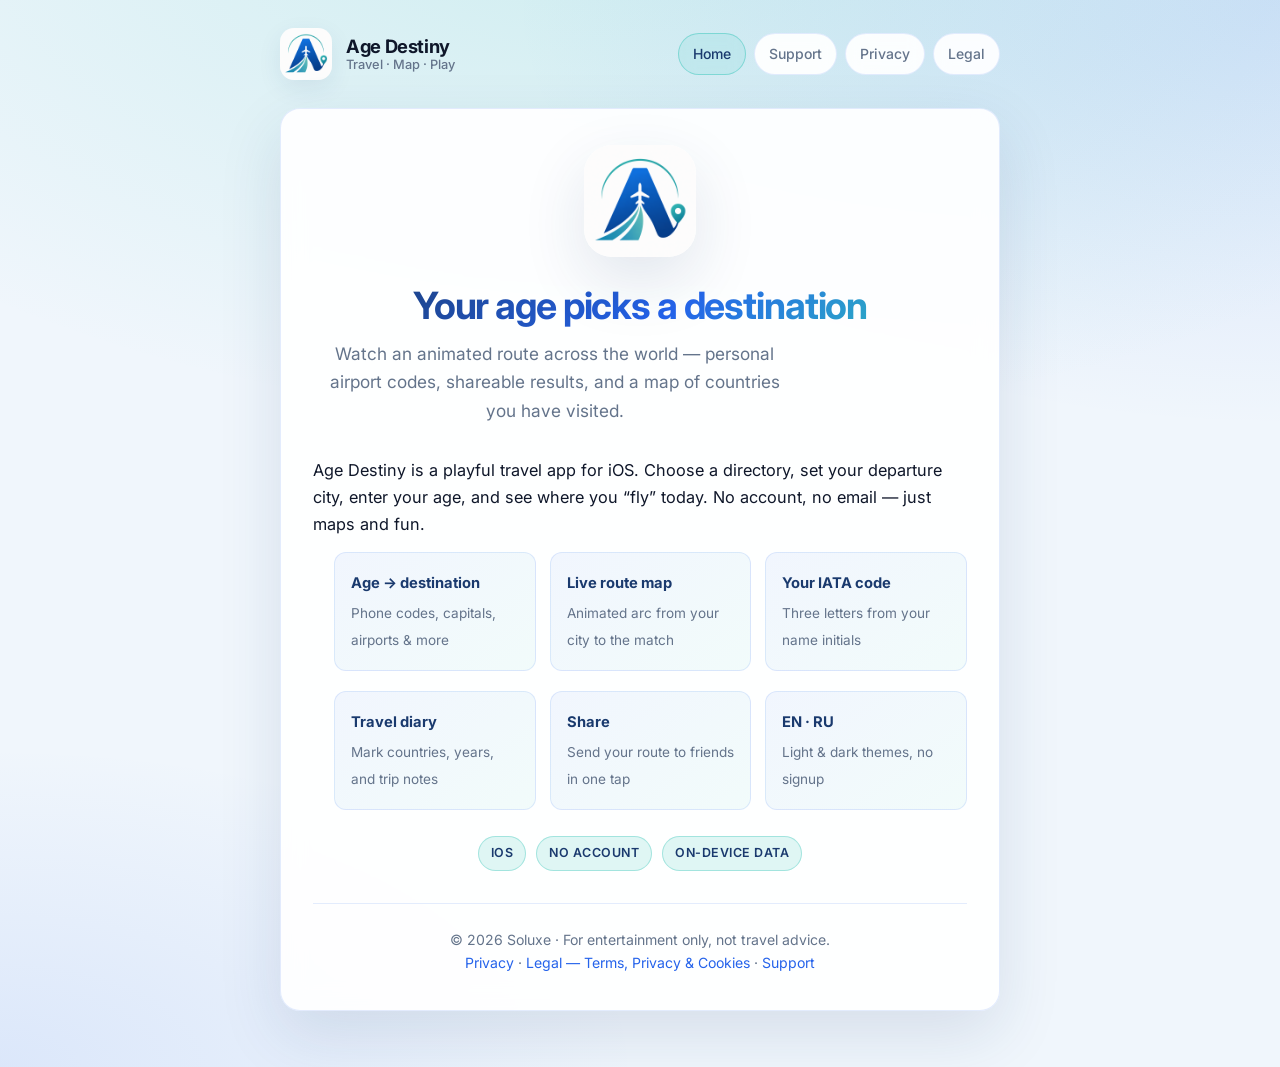
<file: index.html>
<!DOCTYPE html>
<html lang="en">
<head>
  <meta charset="utf-8">
  <meta name="viewport" content="width=device-width, initial-scale=1">
  <title>Age Destiny — Your age, your route</title>
  <meta name="description" content="Age Destiny turns your age into a playful flight across the world. Interactive maps, personal airport codes, and a travel diary — no signup required.">
  <link rel="icon" href="logo.png" type="image/png">
  <link rel="stylesheet" href="site.css">
</head>
<body>
  <div class="wrap">
    <header class="site-header">
      <a class="brand" href="index.html">
        <img src="logo.png" width="52" height="52" alt="Age Destiny">
        <span class="brand-text">
          <span class="brand-name">Age Destiny</span>
          <span class="brand-sub">Travel · Map · Play</span>
        </span>
      </a>
      <nav class="nav" aria-label="Site">
        <a href="index.html" class="active">Home</a>
        <a href="support.html">Support</a>
        <a href="privacy.html">Privacy</a>
        <a href="legal.html">Legal</a>
      </nav>
    </header>

    <article class="card">
      <div class="hero">
        <img class="hero-logo" src="logo.png" width="112" height="112" alt="">
        <h1>Your age picks a destination</h1>
        <p class="tagline">Watch an animated route across the world — personal airport codes, shareable results, and a map of countries you have visited.</p>
      </div>

      <p class="intro-text">
        Age Destiny is a playful travel app for iOS. Choose a directory, set your departure city,
        enter your age, and see where you &ldquo;fly&rdquo; today. No account, no email — just maps and fun.
      </p>

      <ul class="features">
        <li class="feature">
          <strong>Age → destination</strong>
          <span>Phone codes, capitals, airports &amp; more</span>
        </li>
        <li class="feature">
          <strong>Live route map</strong>
          <span>Animated arc from your city to the match</span>
        </li>
        <li class="feature">
          <strong>Your IATA code</strong>
          <span>Three letters from your name initials</span>
        </li>
        <li class="feature">
          <strong>Travel diary</strong>
          <span>Mark countries, years, and trip notes</span>
        </li>
        <li class="feature">
          <strong>Share</strong>
          <span>Send your route to friends in one tap</span>
        </li>
        <li class="feature">
          <strong>EN · RU</strong>
          <span>Light &amp; dark themes, no signup</span>
        </li>
      </ul>

      <div class="badge-row">
        <span class="badge">iOS</span>
        <span class="badge">No account</span>
        <span class="badge">On-device data</span>
      </div>

      <footer class="site-footer">
        <p>© 2026 Soluxe · For entertainment only, not travel advice.</p>
        <p><a href="privacy.html">Privacy</a> · <a href="legal.html">Legal — Terms, Privacy &amp; Cookies</a> · <a href="support.html">Support</a></p>
      </footer>
    </article>
  </div>
</body>
</html>
</file>
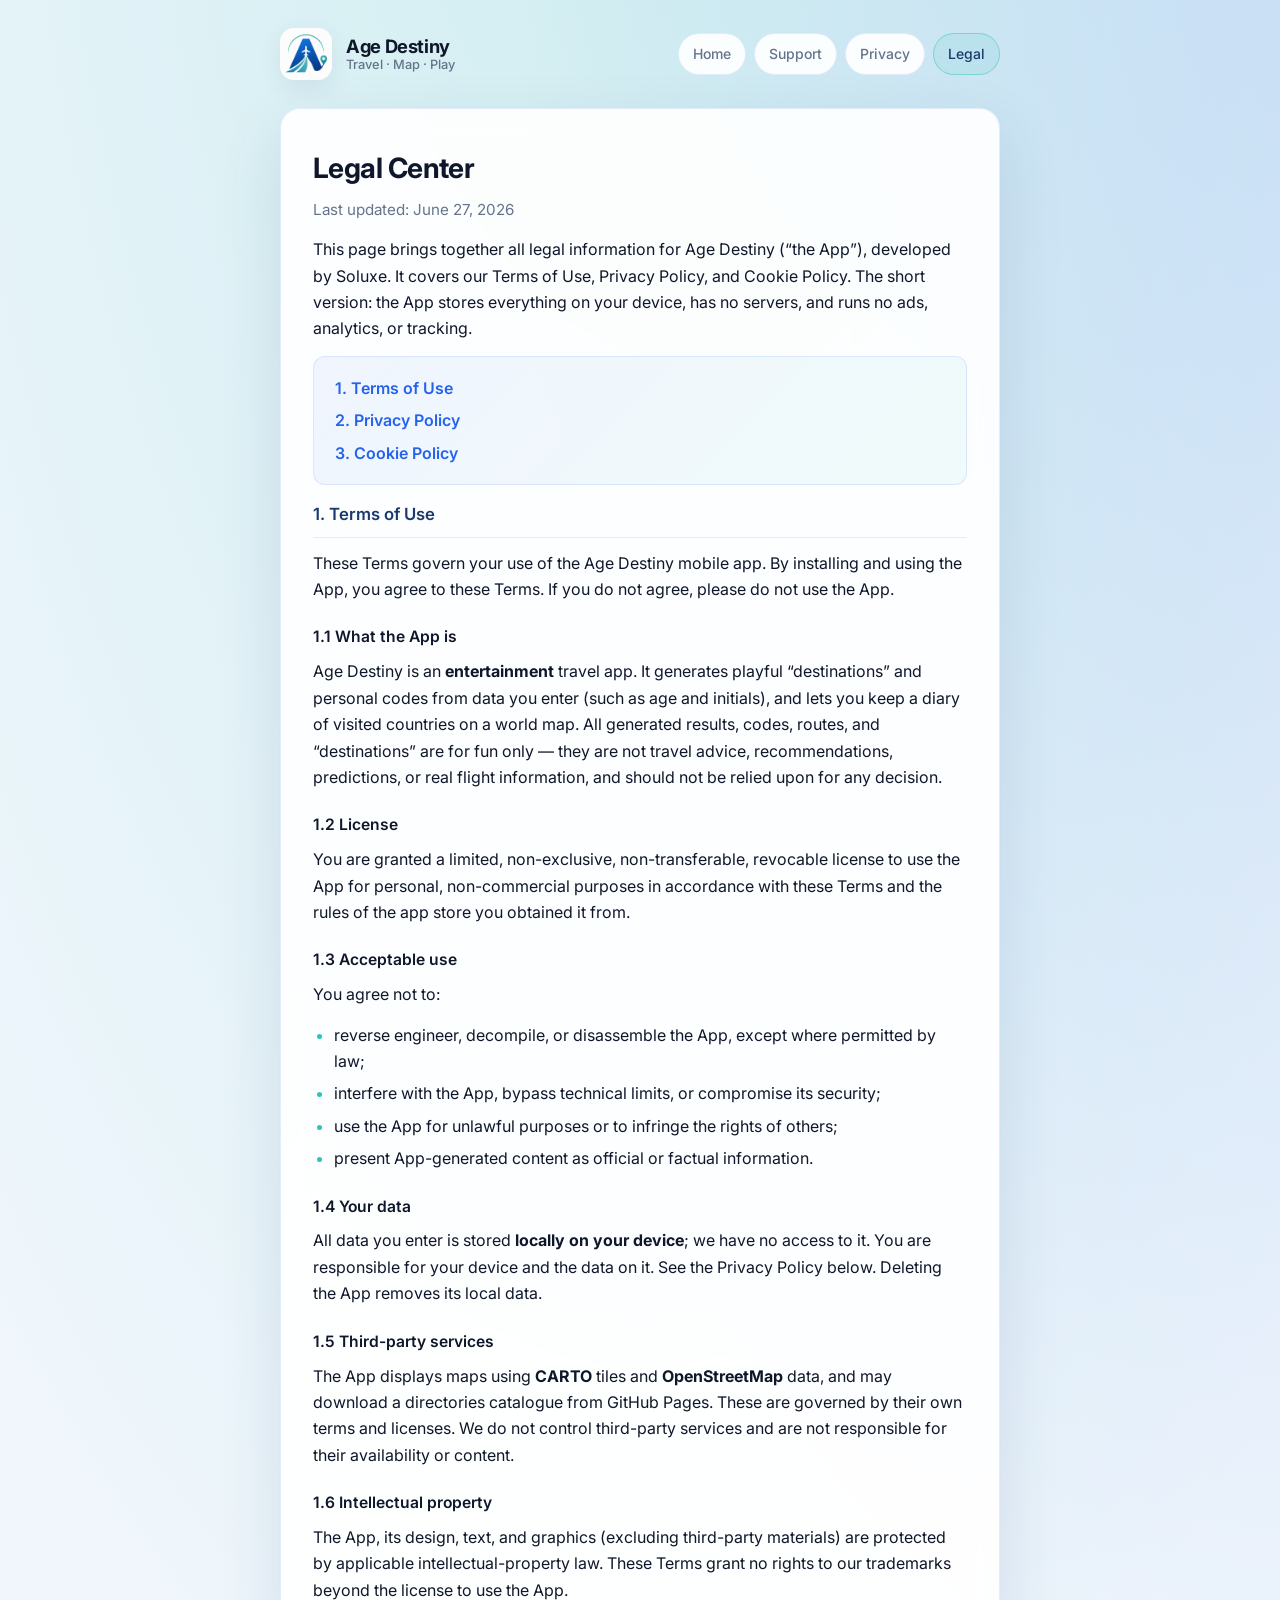
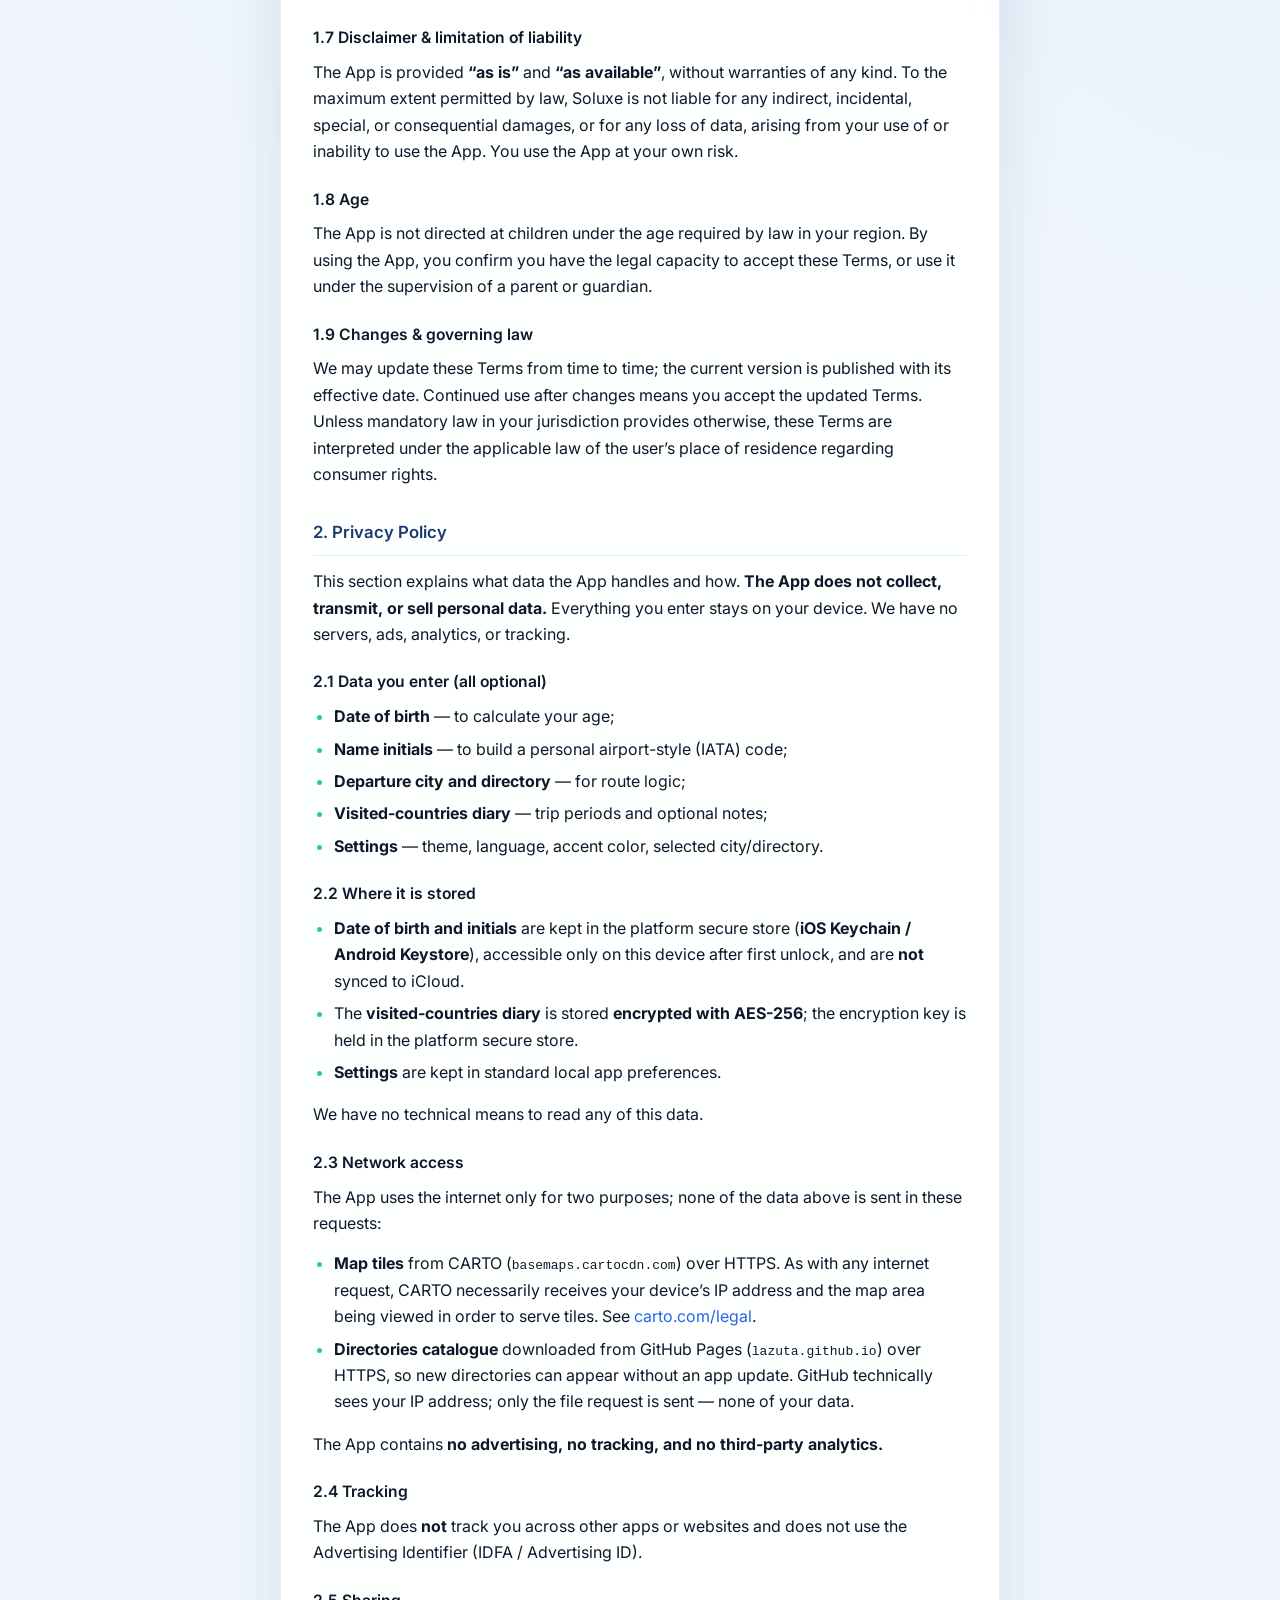
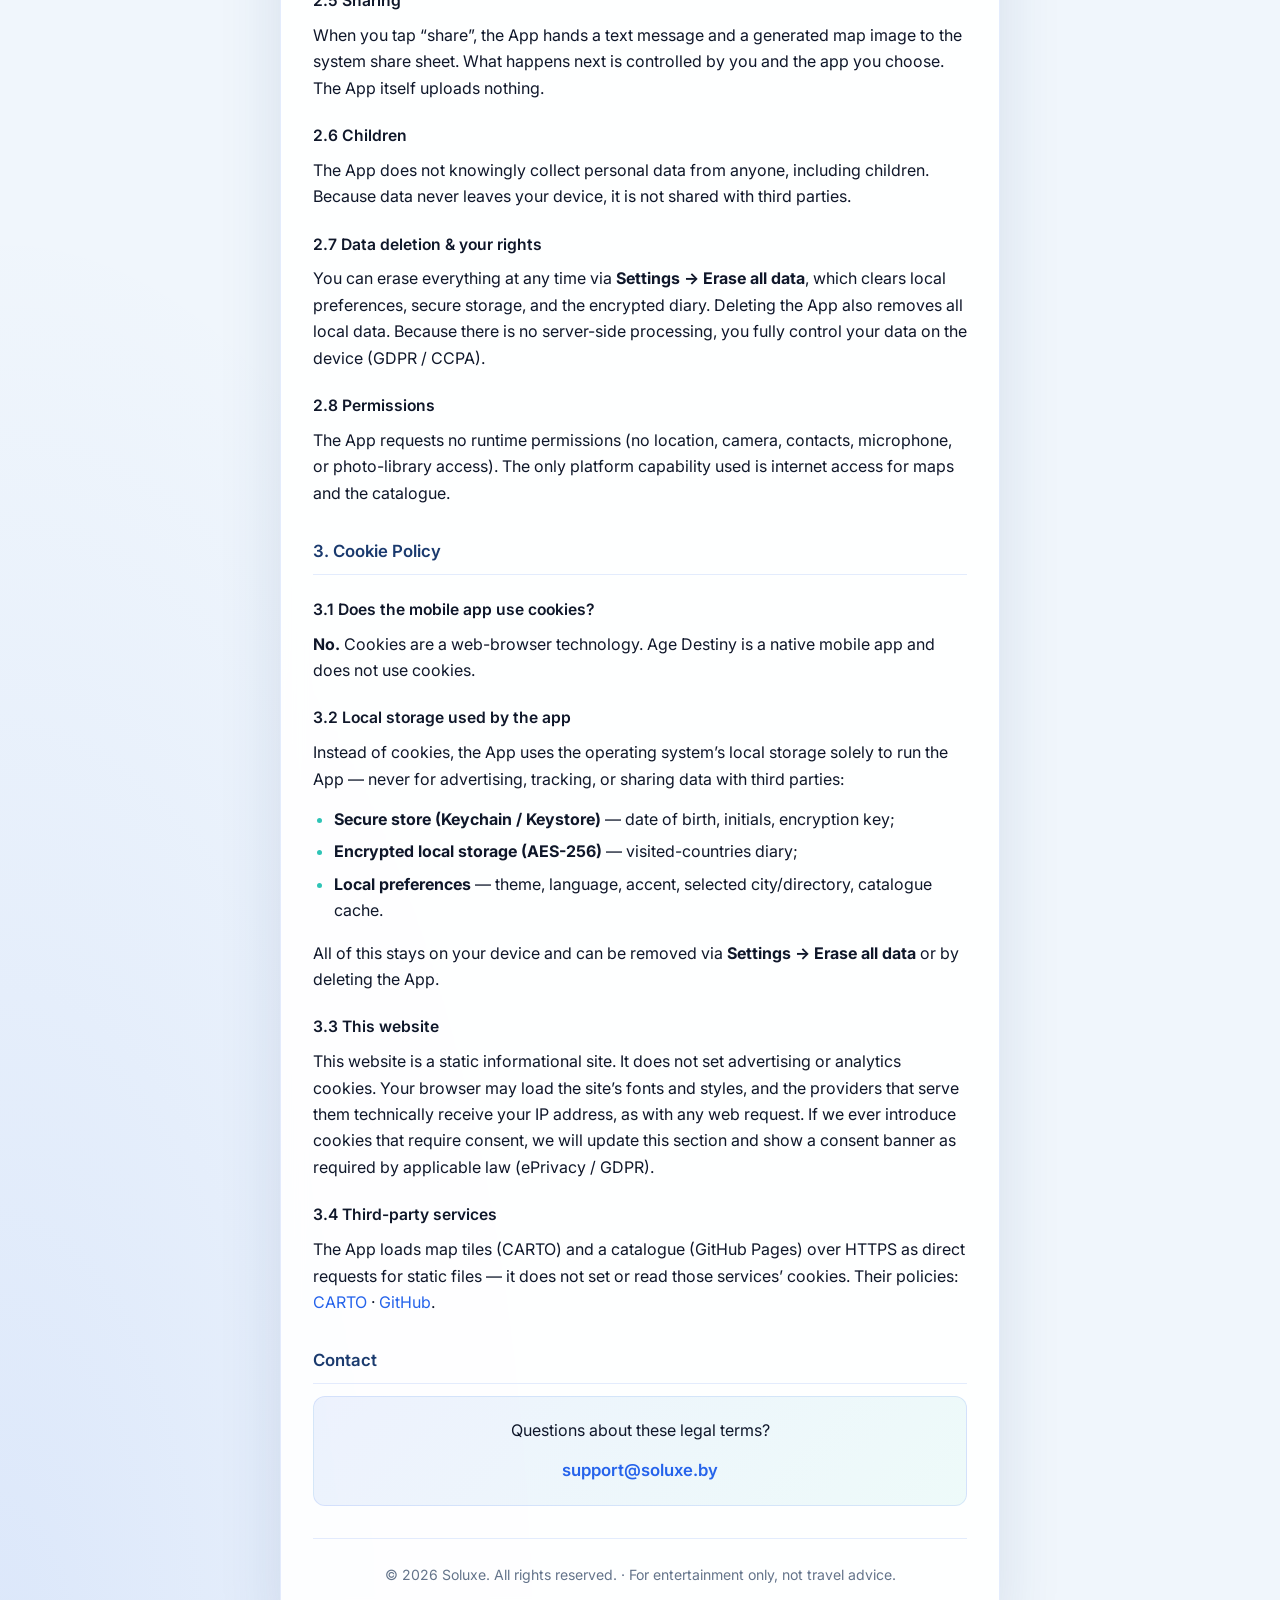
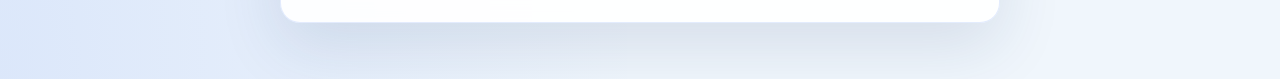
<file: legal.html>
<!DOCTYPE html>
<html lang="en">
<head>
  <meta charset="utf-8">
  <meta name="viewport" content="width=device-width, initial-scale=1">
  <title>Legal — Age Destiny</title>
  <meta name="description" content="Age Destiny legal center: Terms of Use, Privacy Policy, and Cookie Policy in one place.">
  <link rel="icon" href="logo.png" type="image/png">
  <link rel="stylesheet" href="site.css">
</head>
<body>
  <div class="wrap">
    <header class="site-header">
      <a class="brand" href="index.html">
        <img src="logo.png" width="52" height="52" alt="Age Destiny">
        <span class="brand-text">
          <span class="brand-name">Age Destiny</span>
          <span class="brand-sub">Travel · Map · Play</span>
        </span>
      </a>
      <nav class="nav" aria-label="Site">
        <a href="index.html">Home</a>
        <a href="support.html">Support</a>
        <a href="privacy.html">Privacy</a>
        <a href="legal.html" class="active">Legal</a>
      </nav>
    </header>

    <article class="card">
      <h1 class="page-title">Legal Center</h1>
      <p class="page-meta">Last updated: June 27, 2026</p>

      <p>
        This page brings together all legal information for Age Destiny (&ldquo;the App&rdquo;),
        developed by Soluxe. It covers our Terms of Use, Privacy Policy, and Cookie Policy.
        The short version: the App stores everything on your device, has no servers, and runs
        no ads, analytics, or tracking.
      </p>

      <ul class="legal-toc">
        <li><a href="#terms">1. Terms of Use</a></li>
        <li><a href="#privacy">2. Privacy Policy</a></li>
        <li><a href="#cookies">3. Cookie Policy</a></li>
      </ul>

      <!-- ============================ TERMS ============================ -->
      <h2 id="terms">1. Terms of Use</h2>
      <p>
        These Terms govern your use of the Age Destiny mobile app. By installing and using the
        App, you agree to these Terms. If you do not agree, please do not use the App.
      </p>

      <h3>1.1 What the App is</h3>
      <p>
        Age Destiny is an <strong>entertainment</strong> travel app. It generates playful
        &ldquo;destinations&rdquo; and personal codes from data you enter (such as age and
        initials), and lets you keep a diary of visited countries on a world map. All generated
        results, codes, routes, and &ldquo;destinations&rdquo; are for fun only — they are not
        travel advice, recommendations, predictions, or real flight information, and should not
        be relied upon for any decision.
      </p>

      <h3>1.2 License</h3>
      <p>
        You are granted a limited, non-exclusive, non-transferable, revocable license to use the
        App for personal, non-commercial purposes in accordance with these Terms and the rules of
        the app store you obtained it from.
      </p>

      <h3>1.3 Acceptable use</h3>
      <p>You agree not to:</p>
      <ul>
        <li>reverse engineer, decompile, or disassemble the App, except where permitted by law;</li>
        <li>interfere with the App, bypass technical limits, or compromise its security;</li>
        <li>use the App for unlawful purposes or to infringe the rights of others;</li>
        <li>present App-generated content as official or factual information.</li>
      </ul>

      <h3>1.4 Your data</h3>
      <p>
        All data you enter is stored <strong>locally on your device</strong>; we have no access
        to it. You are responsible for your device and the data on it. See the Privacy Policy
        below. Deleting the App removes its local data.
      </p>

      <h3>1.5 Third-party services</h3>
      <p>
        The App displays maps using <strong>CARTO</strong> tiles and <strong>OpenStreetMap</strong>
        data, and may download a directories catalogue from GitHub Pages. These are governed by
        their own terms and licenses. We do not control third-party services and are not
        responsible for their availability or content.
      </p>

      <h3>1.6 Intellectual property</h3>
      <p>
        The App, its design, text, and graphics (excluding third-party materials) are protected by
        applicable intellectual-property law. These Terms grant no rights to our trademarks beyond
        the license to use the App.
      </p>

      <h3>1.7 Disclaimer &amp; limitation of liability</h3>
      <p>
        The App is provided <strong>&ldquo;as is&rdquo;</strong> and <strong>&ldquo;as
        available&rdquo;</strong>, without warranties of any kind. To the maximum extent permitted
        by law, Soluxe is not liable for any indirect, incidental, special, or consequential
        damages, or for any loss of data, arising from your use of or inability to use the App.
        You use the App at your own risk.
      </p>

      <h3>1.8 Age</h3>
      <p>
        The App is not directed at children under the age required by law in your region. By using
        the App, you confirm you have the legal capacity to accept these Terms, or use it under the
        supervision of a parent or guardian.
      </p>

      <h3>1.9 Changes &amp; governing law</h3>
      <p>
        We may update these Terms from time to time; the current version is published with its
        effective date. Continued use after changes means you accept the updated Terms. Unless
        mandatory law in your jurisdiction provides otherwise, these Terms are interpreted under
        the applicable law of the user&rsquo;s place of residence regarding consumer rights.
      </p>

      <!-- ============================ PRIVACY ============================ -->
      <h2 id="privacy">2. Privacy Policy</h2>
      <p>
        This section explains what data the App handles and how. <strong>The App does not collect,
        transmit, or sell personal data.</strong> Everything you enter stays on your device. We
        have no servers, ads, analytics, or tracking.
      </p>

      <h3>2.1 Data you enter (all optional)</h3>
      <ul>
        <li><strong>Date of birth</strong> — to calculate your age;</li>
        <li><strong>Name initials</strong> — to build a personal airport-style (IATA) code;</li>
        <li><strong>Departure city and directory</strong> — for route logic;</li>
        <li><strong>Visited-countries diary</strong> — trip periods and optional notes;</li>
        <li><strong>Settings</strong> — theme, language, accent color, selected city/directory.</li>
      </ul>

      <h3>2.2 Where it is stored</h3>
      <ul>
        <li>
          <strong>Date of birth and initials</strong> are kept in the platform secure store
          (<strong>iOS Keychain / Android Keystore</strong>), accessible only on this device after
          first unlock, and are <strong>not</strong> synced to iCloud.
        </li>
        <li>
          The <strong>visited-countries diary</strong> is stored <strong>encrypted with
          AES-256</strong>; the encryption key is held in the platform secure store.
        </li>
        <li>
          <strong>Settings</strong> are kept in standard local app preferences.
        </li>
      </ul>
      <p>We have no technical means to read any of this data.</p>

      <h3>2.3 Network access</h3>
      <p>The App uses the internet only for two purposes; none of the data above is sent in these requests:</p>
      <ul>
        <li>
          <strong>Map tiles</strong> from CARTO (<code>basemaps.cartocdn.com</code>) over HTTPS.
          As with any internet request, CARTO necessarily receives your device&rsquo;s IP address
          and the map area being viewed in order to serve tiles. See
          <a href="https://carto.com/legal/" rel="noopener">carto.com/legal</a>.
        </li>
        <li>
          <strong>Directories catalogue</strong> downloaded from GitHub Pages
          (<code>lazuta.github.io</code>) over HTTPS, so new directories can appear without an app
          update. GitHub technically sees your IP address; only the file request is sent — none of
          your data.
        </li>
      </ul>
      <p>The App contains <strong>no advertising, no tracking, and no third-party analytics.</strong></p>

      <h3>2.4 Tracking</h3>
      <p>
        The App does <strong>not</strong> track you across other apps or websites and does not use
        the Advertising Identifier (IDFA / Advertising ID).
      </p>

      <h3>2.5 Sharing</h3>
      <p>
        When you tap &ldquo;share&rdquo;, the App hands a text message and a generated map image to
        the system share sheet. What happens next is controlled by you and the app you choose. The
        App itself uploads nothing.
      </p>

      <h3>2.6 Children</h3>
      <p>
        The App does not knowingly collect personal data from anyone, including children. Because
        data never leaves your device, it is not shared with third parties.
      </p>

      <h3>2.7 Data deletion &amp; your rights</h3>
      <p>
        You can erase everything at any time via <strong>Settings → Erase all data</strong>, which
        clears local preferences, secure storage, and the encrypted diary. Deleting the App also
        removes all local data. Because there is no server-side processing, you fully control your
        data on the device (GDPR / CCPA).
      </p>

      <h3>2.8 Permissions</h3>
      <p>
        The App requests no runtime permissions (no location, camera, contacts, microphone, or
        photo-library access). The only platform capability used is internet access for maps and
        the catalogue.
      </p>

      <!-- ============================ COOKIES ============================ -->
      <h2 id="cookies">3. Cookie Policy</h2>

      <h3>3.1 Does the mobile app use cookies?</h3>
      <p>
        <strong>No.</strong> Cookies are a web-browser technology. Age Destiny is a native mobile
        app and does not use cookies.
      </p>

      <h3>3.2 Local storage used by the app</h3>
      <p>
        Instead of cookies, the App uses the operating system&rsquo;s local storage solely to run
        the App — never for advertising, tracking, or sharing data with third parties:
      </p>
      <ul>
        <li><strong>Secure store (Keychain / Keystore)</strong> — date of birth, initials, encryption key;</li>
        <li><strong>Encrypted local storage (AES-256)</strong> — visited-countries diary;</li>
        <li><strong>Local preferences</strong> — theme, language, accent, selected city/directory, catalogue cache.</li>
      </ul>
      <p>All of this stays on your device and can be removed via <strong>Settings → Erase all data</strong> or by deleting the App.</p>

      <h3>3.3 This website</h3>
      <p>
        This website is a static informational site. It does not set advertising or analytics
        cookies. Your browser may load the site&rsquo;s fonts and styles, and the providers that
        serve them technically receive your IP address, as with any web request. If we ever
        introduce cookies that require consent, we will update this section and show a consent
        banner as required by applicable law (ePrivacy / GDPR).
      </p>

      <h3>3.4 Third-party services</h3>
      <p>
        The App loads map tiles (CARTO) and a catalogue (GitHub Pages) over HTTPS as direct
        requests for static files — it does not set or read those services&rsquo; cookies. Their
        policies:
        <a href="https://carto.com/legal/" rel="noopener">CARTO</a> ·
        <a href="https://docs.github.com/site-policy/privacy-policies/github-privacy-statement" rel="noopener">GitHub</a>.
      </p>

      <!-- ============================ CONTACT ============================ -->
      <h2 id="contact">Contact</h2>
      <div class="contact-box">
        <p>Questions about these legal terms?</p>
        <a href="mailto:support@soluxe.by">support@soluxe.by</a>
      </div>

      <footer class="site-footer">
        <p>© 2026 Soluxe. All rights reserved. · For entertainment only, not travel advice.</p>
      </footer>
    </article>
  </div>
</body>
</html>
</file>
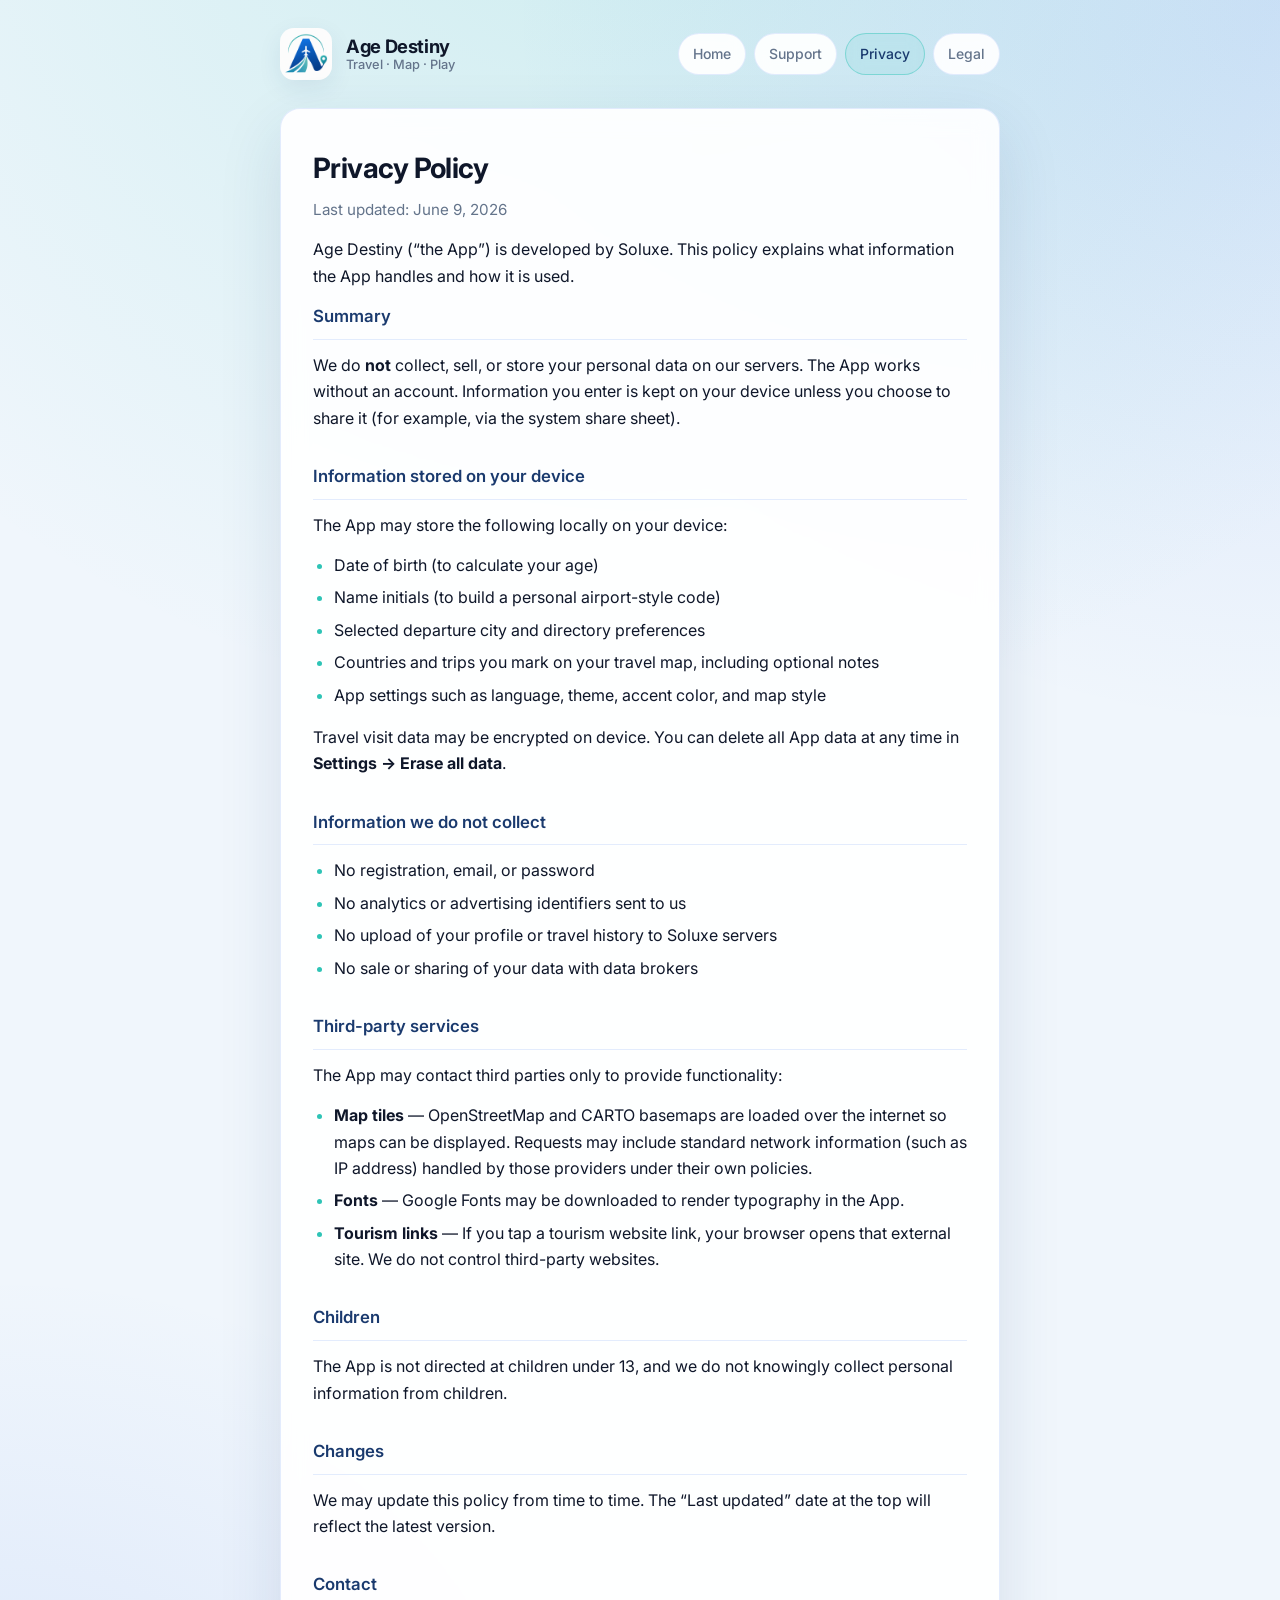
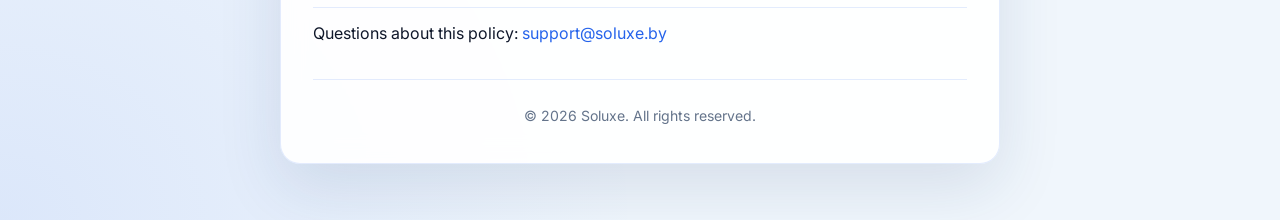
<file: privacy.html>
<!DOCTYPE html>
<html lang="en">
<head>
  <meta charset="utf-8">
  <meta name="viewport" content="width=device-width, initial-scale=1">
  <title>Privacy Policy — Age Destiny</title>
  <link rel="icon" href="logo.png" type="image/png">
  <link rel="stylesheet" href="site.css">
</head>
<body>
  <div class="wrap">
    <header class="site-header">
      <a class="brand" href="index.html">
        <img src="logo.png" width="52" height="52" alt="Age Destiny">
        <span class="brand-text">
          <span class="brand-name">Age Destiny</span>
          <span class="brand-sub">Travel · Map · Play</span>
        </span>
      </a>
      <nav class="nav" aria-label="Site">
        <a href="index.html">Home</a>
        <a href="support.html">Support</a>
        <a href="privacy.html" class="active">Privacy</a>
        <a href="legal.html">Legal</a>
      </nav>
    </header>

    <article class="card">
      <h1 class="page-title">Privacy Policy</h1>
      <p class="page-meta">Last updated: June 9, 2026</p>

      <p>
        Age Destiny (&ldquo;the App&rdquo;) is developed by Soluxe. This policy explains what
        information the App handles and how it is used.
      </p>

      <h2>Summary</h2>
      <p>
        We do <strong>not</strong> collect, sell, or store your personal data on our servers.
        The App works without an account. Information you enter is kept on your device unless
        you choose to share it (for example, via the system share sheet).
      </p>

      <h2>Information stored on your device</h2>
      <p>The App may store the following locally on your device:</p>
      <ul>
        <li>Date of birth (to calculate your age)</li>
        <li>Name initials (to build a personal airport-style code)</li>
        <li>Selected departure city and directory preferences</li>
        <li>Countries and trips you mark on your travel map, including optional notes</li>
        <li>App settings such as language, theme, accent color, and map style</li>
      </ul>
      <p>
        Travel visit data may be encrypted on device. You can delete all App data at any time
        in <strong>Settings → Erase all data</strong>.
      </p>

      <h2>Information we do not collect</h2>
      <ul>
        <li>No registration, email, or password</li>
        <li>No analytics or advertising identifiers sent to us</li>
        <li>No upload of your profile or travel history to Soluxe servers</li>
        <li>No sale or sharing of your data with data brokers</li>
      </ul>

      <h2>Third-party services</h2>
      <p>The App may contact third parties only to provide functionality:</p>
      <ul>
        <li>
          <strong>Map tiles</strong> — OpenStreetMap and CARTO basemaps are loaded over the
          internet so maps can be displayed. Requests may include standard network information
          (such as IP address) handled by those providers under their own policies.
        </li>
        <li>
          <strong>Fonts</strong> — Google Fonts may be downloaded to render typography in the App.
        </li>
        <li>
          <strong>Tourism links</strong> — If you tap a tourism website link, your browser opens
          that external site. We do not control third-party websites.
        </li>
      </ul>

      <h2>Children</h2>
      <p>
        The App is not directed at children under 13, and we do not knowingly collect personal
        information from children.
      </p>

      <h2>Changes</h2>
      <p>
        We may update this policy from time to time. The &ldquo;Last updated&rdquo; date at the top
        will reflect the latest version.
      </p>

      <h2>Contact</h2>
      <p>
        Questions about this policy:
        <a href="mailto:support@soluxe.by">support@soluxe.by</a>
      </p>

      <footer class="site-footer">
        <p>© 2026 Soluxe. All rights reserved.</p>
      </footer>
    </article>
  </div>
</body>
</html>
</file>
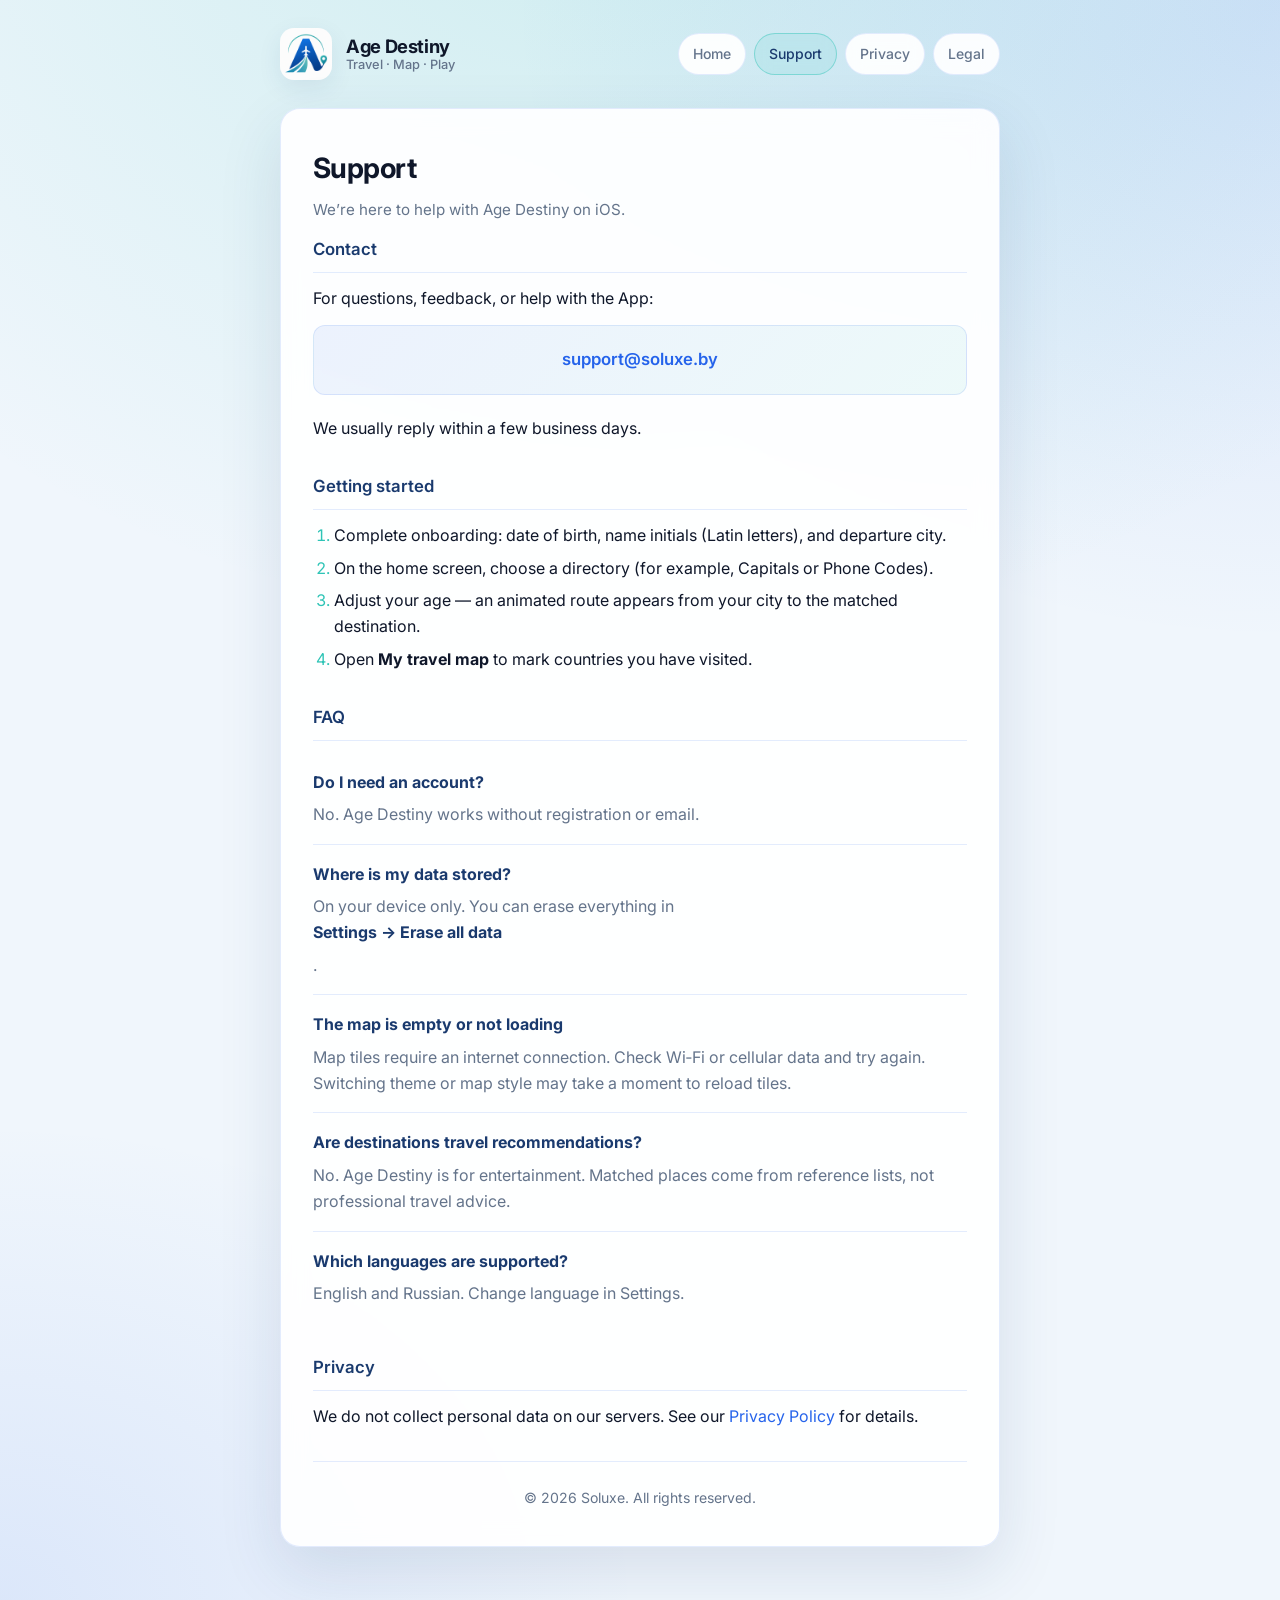
<file: support.html>
<!DOCTYPE html>
<html lang="en">
<head>
  <meta charset="utf-8">
  <meta name="viewport" content="width=device-width, initial-scale=1">
  <title>Support — Age Destiny</title>
  <link rel="icon" href="logo.png" type="image/png">
  <link rel="stylesheet" href="site.css">
</head>
<body>
  <div class="wrap">
    <header class="site-header">
      <a class="brand" href="index.html">
        <img src="logo.png" width="52" height="52" alt="Age Destiny">
        <span class="brand-text">
          <span class="brand-name">Age Destiny</span>
          <span class="brand-sub">Travel · Map · Play</span>
        </span>
      </a>
      <nav class="nav" aria-label="Site">
        <a href="index.html">Home</a>
        <a href="support.html" class="active">Support</a>
        <a href="privacy.html">Privacy</a>
        <a href="legal.html">Legal</a>
      </nav>
    </header>

    <article class="card">
      <h1 class="page-title">Support</h1>
      <p class="page-meta">We&rsquo;re here to help with Age Destiny on iOS.</p>

      <h2>Contact</h2>
      <p>For questions, feedback, or help with the App:</p>
      <div class="contact-box">
        <a href="mailto:support@soluxe.by">support@soluxe.by</a>
      </div>
      <p>We usually reply within a few business days.</p>

      <h2>Getting started</h2>
      <ol>
        <li>Complete onboarding: date of birth, name initials (Latin letters), and departure city.</li>
        <li>On the home screen, choose a directory (for example, Capitals or Phone Codes).</li>
        <li>Adjust your age — an animated route appears from your city to the matched destination.</li>
        <li>Open <strong>My travel map</strong> to mark countries you have visited.</li>
      </ol>

      <h2>FAQ</h2>

      <div class="faq-item">
        <strong>Do I need an account?</strong>
        <p>No. Age Destiny works without registration or email.</p>
      </div>

      <div class="faq-item">
        <strong>Where is my data stored?</strong>
        <p>On your device only. You can erase everything in <strong>Settings → Erase all data</strong>.</p>
      </div>

      <div class="faq-item">
        <strong>The map is empty or not loading</strong>
        <p>Map tiles require an internet connection. Check Wi‑Fi or cellular data and try again. Switching theme or map style may take a moment to reload tiles.</p>
      </div>

      <div class="faq-item">
        <strong>Are destinations travel recommendations?</strong>
        <p>No. Age Destiny is for entertainment. Matched places come from reference lists, not professional travel advice.</p>
      </div>

      <div class="faq-item">
        <strong>Which languages are supported?</strong>
        <p>English and Russian. Change language in Settings.</p>
      </div>

      <h2>Privacy</h2>
      <p>
        We do not collect personal data on our servers.
        See our <a href="privacy.html">Privacy Policy</a> for details.
      </p>

      <footer class="site-footer">
        <p>© 2026 Soluxe. All rights reserved.</p>
      </footer>
    </article>
  </div>
</body>
</html>
</file>
<file: site.css>
@import url('https://fonts.googleapis.com/css2?family=Inter:wght@400;500;600;700&display=swap');

:root {
  color-scheme: light;
  --navy: #1a3a6e;
  --navy-deep: #0f2447;
  --blue: #2563eb;
  --blue-bright: #3b82f6;
  --teal: #2ec4b6;
  --teal-soft: #5eead4;
  --sky: #e8f4fc;
  --bg: #f0f6fc;
  --card: rgba(255, 255, 255, 0.92);
  --text: #0f172a;
  --muted: #64748b;
  --border: rgba(37, 99, 235, 0.12);
  --shadow: 0 24px 64px rgba(26, 58, 110, 0.12);
  --shadow-sm: 0 8px 24px rgba(26, 58, 110, 0.08);
  --radius: 20px;
  --radius-sm: 12px;
}

@media (prefers-color-scheme: dark) {
  :root {
    color-scheme: dark;
    --bg: #070d18;
    --card: rgba(15, 28, 52, 0.88);
    --text: #f1f5f9;
    --muted: #94a3b8;
    --border: rgba(94, 234, 212, 0.14);
    --shadow: 0 24px 64px rgba(0, 0, 0, 0.45);
    --shadow-sm: 0 8px 24px rgba(0, 0, 0, 0.3);
    --sky: #0c1628;
  }
}

* { box-sizing: border-box; }

html { scroll-behavior: smooth; }

body {
  margin: 0;
  min-height: 100vh;
  font-family: 'Inter', -apple-system, BlinkMacSystemFont, 'Segoe UI', Roboto, sans-serif;
  line-height: 1.65;
  color: var(--text);
  background:
    radial-gradient(ellipse 80% 50% at 50% -10%, rgba(46, 196, 182, 0.18), transparent),
    radial-gradient(ellipse 60% 40% at 100% 0%, rgba(37, 99, 235, 0.14), transparent),
    radial-gradient(ellipse 50% 30% at 0% 100%, rgba(37, 99, 235, 0.1), transparent),
    var(--bg);
}

a {
  color: var(--blue);
  text-decoration: none;
  transition: color 0.15s ease;
}

a:hover { color: var(--teal); }

.wrap {
  max-width: 760px;
  margin: 0 auto;
  padding: 28px 20px 56px;
}

/* Header */
.site-header {
  display: flex;
  align-items: center;
  justify-content: space-between;
  gap: 16px;
  margin-bottom: 28px;
}

.brand {
  display: flex;
  align-items: center;
  gap: 14px;
  color: inherit;
}

.brand:hover { color: inherit; }

.brand img {
  width: 52px;
  height: 52px;
  border-radius: 14px;
  box-shadow: var(--shadow-sm);
}

.brand-text {
  display: flex;
  flex-direction: column;
  line-height: 1.2;
}

.brand-name {
  font-weight: 700;
  font-size: 1.15rem;
  letter-spacing: -0.02em;
}

.brand-sub {
  font-size: 0.8rem;
  color: var(--muted);
  font-weight: 500;
}

.nav {
  display: flex;
  flex-wrap: wrap;
  gap: 8px;
}

.nav a {
  font-size: 0.875rem;
  font-weight: 500;
  padding: 8px 14px;
  border-radius: 999px;
  color: var(--muted);
  background: var(--card);
  border: 1px solid var(--border);
  backdrop-filter: blur(8px);
}

.nav a:hover,
.nav a.active {
  color: var(--navy);
  border-color: rgba(46, 196, 182, 0.45);
  background: rgba(46, 196, 182, 0.1);
}

@media (prefers-color-scheme: dark) {
  .nav a:hover,
  .nav a.active {
    color: var(--teal-soft);
  }
}

/* Card */
.card {
  background: var(--card);
  border: 1px solid var(--border);
  border-radius: var(--radius);
  padding: 36px 32px;
  box-shadow: var(--shadow);
  backdrop-filter: blur(12px);
}

@media (max-width: 520px) {
  .card { padding: 28px 20px; }
  .site-header { flex-direction: column; align-items: flex-start; }
}

/* Hero (index) */
.hero {
  text-align: center;
  margin-bottom: 32px;
}

.hero-logo {
  width: 112px;
  height: 112px;
  border-radius: 28px;
  box-shadow: var(--shadow);
  margin-bottom: 20px;
}

.hero h1 {
  margin: 0 0 12px;
  font-size: clamp(1.85rem, 5vw, 2.35rem);
  font-weight: 700;
  letter-spacing: -0.03em;
  line-height: 1.15;
  background: linear-gradient(135deg, var(--navy) 0%, var(--blue) 55%, var(--teal) 100%);
  -webkit-background-clip: text;
  -webkit-text-fill-color: transparent;
  background-clip: text;
}

@media (prefers-color-scheme: dark) {
  .hero h1 {
    background: linear-gradient(135deg, #e2e8f0 0%, var(--blue-bright) 50%, var(--teal-soft) 100%);
    -webkit-background-clip: text;
    background-clip: text;
  }
}

.tagline {
  margin: 0 auto;
  max-width: 28em;
  color: var(--muted);
  font-size: 1.08rem;
}

/* Features grid */
.features {
  display: grid;
  grid-template-columns: repeat(auto-fit, minmax(200px, 1fr));
  gap: 14px;
  margin: 28px 0 0;
  padding: 0;
  list-style: none;
}

.feature {
  padding: 18px 16px;
  border-radius: var(--radius-sm);
  background: linear-gradient(145deg, rgba(37, 99, 235, 0.06), rgba(46, 196, 182, 0.06));
  border: 1px solid var(--border);
}

.feature strong {
  display: block;
  font-size: 0.92rem;
  margin-bottom: 4px;
  color: var(--navy);
}

@media (prefers-color-scheme: dark) {
  .feature strong { color: var(--teal-soft); }
}

.feature span {
  font-size: 0.85rem;
  color: var(--muted);
  line-height: 1.45;
}

.intro-text {
  margin: 0;
  font-size: 1.02rem;
  color: var(--text);
}

/* Page titles (privacy, support) */
.page-title {
  margin: 0 0 6px;
  font-size: 1.75rem;
  font-weight: 700;
  letter-spacing: -0.02em;
}

.page-meta {
  margin: 0 0 28px;
  color: var(--muted);
  font-size: 0.95rem;
}

.card h2 {
  margin: 32px 0 12px;
  font-size: 1.05rem;
  font-weight: 600;
  color: var(--navy);
  padding-bottom: 8px;
  border-bottom: 1px solid var(--border);
}

.card h2:first-of-type { margin-top: 0; }

.card h3 {
  margin: 22px 0 8px;
  font-size: 0.98rem;
  font-weight: 600;
  color: var(--text);
}

@media (prefers-color-scheme: dark) {
  .card h3 { color: #e2e8f0; }
}

/* Legal page table of contents */
.legal-toc {
  margin: 8px 0 24px;
  padding: 18px 20px;
  list-style: none;
  border-radius: var(--radius-sm);
  background: linear-gradient(135deg, rgba(37, 99, 235, 0.06), rgba(46, 196, 182, 0.06));
  border: 1px solid var(--border);
}

.legal-toc li { margin-bottom: 6px; }

.legal-toc li:last-child { margin-bottom: 0; }

.legal-toc a { font-weight: 600; }

.card p { margin: 0 0 14px; }

.card ul,
.card ol {
  margin: 0 0 16px;
  padding-left: 1.3rem;
}

.card li { margin-bottom: 6px; }

.card li::marker { color: var(--teal); }

/* FAQ */
.faq-item {
  padding: 16px 0;
  border-bottom: 1px solid var(--border);
}

.faq-item:last-of-type { border-bottom: none; }

.faq-item strong {
  display: block;
  margin-bottom: 6px;
  color: var(--navy);
}

@media (prefers-color-scheme: dark) {
  .faq-item strong { color: var(--teal-soft); }
}

.faq-item p { margin: 0; color: var(--muted); }

/* Contact box */
.contact-box {
  margin: 12px 0 20px;
  padding: 20px 22px;
  border-radius: var(--radius-sm);
  background: linear-gradient(135deg, rgba(37, 99, 235, 0.08), rgba(46, 196, 182, 0.08));
  border: 1px solid var(--border);
  text-align: center;
}

.contact-box a {
  font-weight: 600;
  font-size: 1.05rem;
}

/* Footer */
.site-footer {
  margin-top: 32px;
  padding-top: 24px;
  border-top: 1px solid var(--border);
  text-align: center;
  color: var(--muted);
  font-size: 0.88rem;
}

.site-footer p { margin: 0; }

.badge-row {
  display: flex;
  flex-wrap: wrap;
  justify-content: center;
  gap: 10px;
  margin-top: 20px;
}

.badge {
  font-size: 0.78rem;
  font-weight: 600;
  letter-spacing: 0.04em;
  text-transform: uppercase;
  padding: 6px 12px;
  border-radius: 999px;
  color: var(--navy);
  background: rgba(46, 196, 182, 0.15);
  border: 1px solid rgba(46, 196, 182, 0.35);
}

@media (prefers-color-scheme: dark) {
  .badge { color: var(--teal-soft); }
}
</file>
